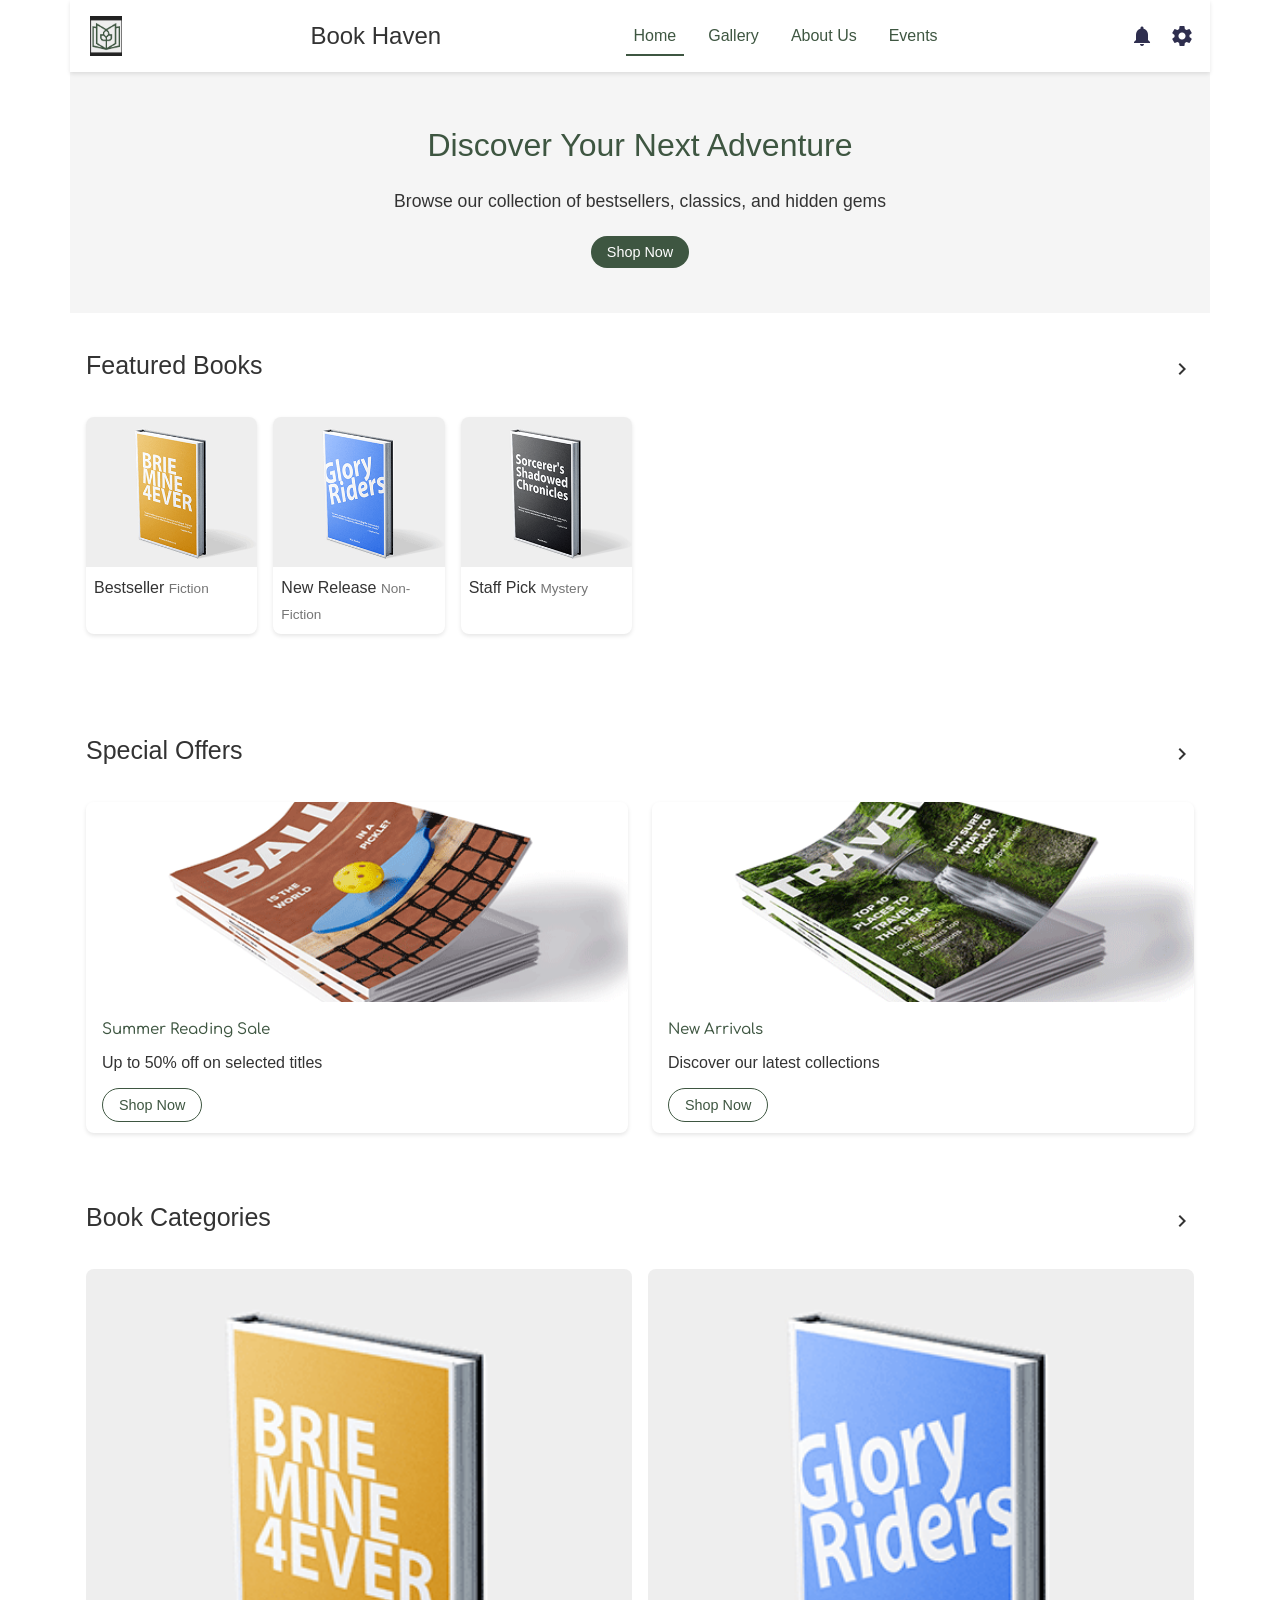
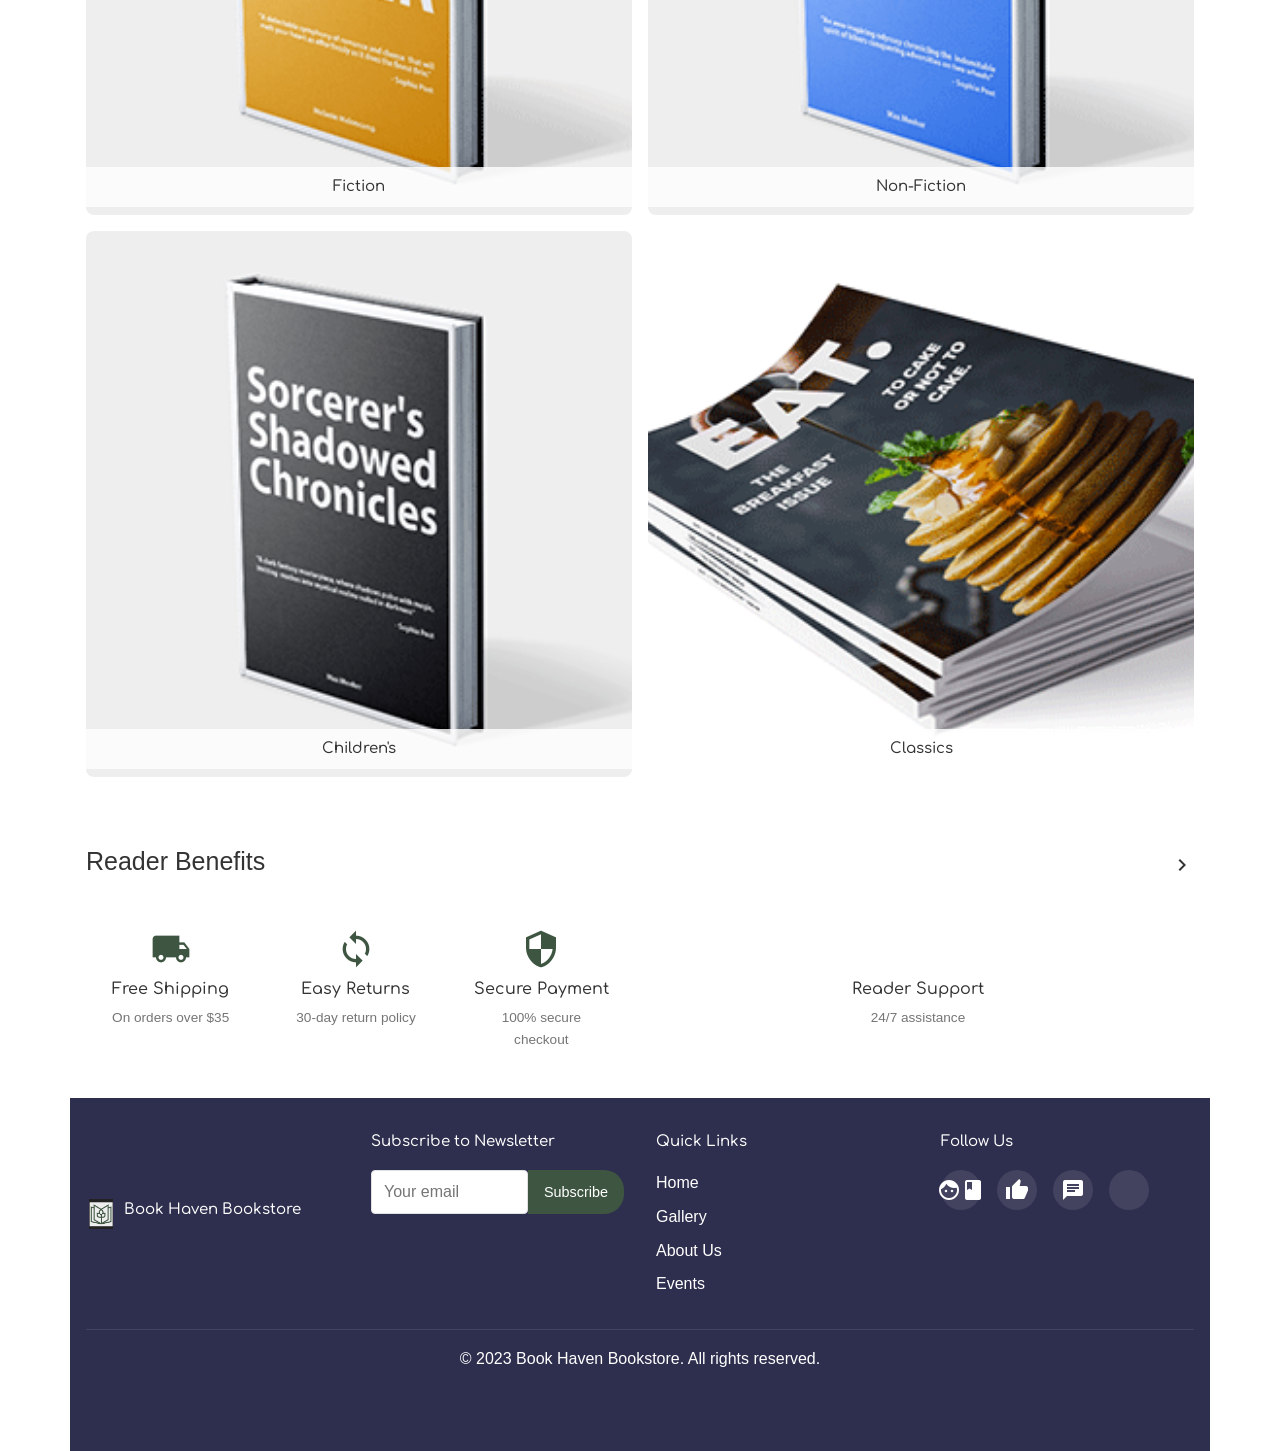
<file: index.html>
<!DOCTYPE html>
<html lang="en">
<head>
    <meta charset="UTF-8">
    <meta name="viewport" content="width=device-width, initial-scale=1.0">
    <title>Book Haven Bookstore - Home</title>
    <link href="https://fonts.googleapis.com/icon?family=Material+Icons" rel="stylesheet">
    <link href="https://fonts.googleapis.com/css2?family=Comfortaa:wght@300;400;500;700&display=swap" rel="stylesheet">
    <link rel="stylesheet" href="style.css">
</head>
<body>
    <div class="container">
        <!-- Header -->
        <header>
            <div class="logo">
                <img src="assets/logo.png" alt="Book Haven Logo" class="store-logo">
            </div>
            <div class="title">
                <h1>Book Haven</h1>
            </div>
            <nav class="main-nav">
                <ul>
                    <li class="active"><a href="index.html">Home</a></li>
                    <li><a href="gallery.html">Gallery</a></li>
                    <li><a href="about.html">About Us</a></li>
                    <li><a href="events.html">Events</a></li>
                </ul>
            </nav>
            <div class="actions">
                <span class="material-icons">notifications</span>
                <span class="material-icons">settings</span>
            </div>
        </header>
        
        <!-- Hero Section -->
        <section class="hero">
            <div class="hero-content">
                <h2>Discover Your Next Adventure</h2>
                <p>Browse our collection of bestsellers, classics, and hidden gems</p>
                <a href="gallery.html" class="primary-button">Shop Now</a>
            </div>
        </section>
        
        <!-- Featured Books -->
        <section class="section">
            <div class="section-header">
                <h2>Featured Books</h2>
                <span class="material-icons">chevron_right</span>
            </div>
            
            <div class="item-grid">
                <div class="item">
                    <div class="item-image">
                        <img src="assets/Client3_Book1.png" alt="Bestseller Book">
                    </div>
                    <div class="item-info">
                        <span class="title">Bestseller</span>
                        <span class="item-tag">Fiction</span>
                    </div>
                </div>
                <div class="item">
                    <div class="item-image">
                        <img src="assets/Client3_Book2.png" alt="New Release Book">
                    </div>
                    <div class="item-info">
                        <span class="title">New Release</span>
                        <span class="item-tag">Non-Fiction</span>
                    </div>
                </div>
                <div class="item">
                    <div class="item-image">
                        <img src="assets/Client3_Book3.png" alt="Staff Pick Book">
                    </div>
                    <div class="item-info">
                        <span class="title">Staff Pick</span>
                        <span class="item-tag">Mystery</span>
                    </div>
                </div>
            </div>
        </section>
        
        <!-- Special Offers -->
        <section class="section">
            <div class="section-header">
                <h2>Special Offers</h2>
                <span class="material-icons">chevron_right</span>
            </div>
            
            <div class="promo-container">
                <div class="promo-item">
                    <div class="promo-image">
                        <img src="assets/Client3_Magazine1.png" alt="Summer Reading Sale">
                    </div>
                    <div class="promo-content">
                        <h3>Summer Reading Sale</h3>
                        <p>Up to 50% off on selected titles</p>
                        <a href="gallery.html" class="secondary-button">Shop Now</a>
                    </div>
                </div>
                
                <div class="promo-item">
                    <div class="promo-image">
                        <img src="assets/Client3_Magazine2.png" alt="New Arrivals">
                    </div>
                    <div class="promo-content">
                        <h3>New Arrivals</h3>
                        <p>Discover our latest collections</p>
                        <a href="gallery.html" class="secondary-button">Shop Now</a>
                    </div>
                </div>
            </div>
        </section>
        
        <!-- Book Categories -->
        <section class="section">
            <div class="section-header">
                <h2>Book Categories</h2>
                <span class="material-icons">chevron_right</span>
            </div>
            
            <div class="category-grid">
                <div class="category-item">
                    <div class="category-image">
                        <img src="assets/Client3_Book1.png" alt="Fiction Books">
                    </div>
                    <h3>Fiction</h3>
                </div>
                <div class="category-item">
                    <div class="category-image">
                        <img src="assets/Client3_Book2.png" alt="Non-Fiction Books">
                    </div>
                    <h3>Non-Fiction</h3>
                </div>
                <div class="category-item">
                    <div class="category-image">
                        <img src="assets/Client3_Book3.png" alt="Children's Books">
                    </div>
                    <h3>Children's</h3>
                </div>
                <div class="category-item">
                    <div class="category-image">
                        <img src="assets/Client3_Magazine3.png" alt="Classic Books">
                    </div>
                    <h3>Classics</h3>
                </div>
            </div>
        </section>
        
        <!-- Reader Benefits -->
        <section class="section">
            <div class="section-header">
                <h2>Reader Benefits</h2>
                <span class="material-icons">chevron_right</span>
            </div>
            
            <div class="perks-container">
                <div class="perk-item">
                    <span class="material-icons perk-icon">local_shipping</span>
                    <h3>Free Shipping</h3>
                    <p>On orders over $35</p>
                </div>
                <div class="perk-item">
                    <span class="material-icons perk-icon">loop</span>
                    <h3>Easy Returns</h3>
                    <p>30-day return policy</p>
                </div>
                <div class="perk-item">
                    <span class="material-icons perk-icon">security</span>
                    <h3>Secure Payment</h3>
                    <p>100% secure checkout</p>
                </div>
                <div class="perk-item">
                    <span class="material-icons perk-icon">support_agent</span>
                    <h3>Reader Support</h3>
                    <p>24/7 assistance</p>
                </div>
            </div>
        </section>
        
        <!-- Footer -->
        <footer>
            <div class="footer-content">
                <div class="footer-logo">
                    <img src="assets/logo.png" alt="Book Haven Logo" class="footer-logo-img">
                    <h3>Book Haven Bookstore</h3>
                </div>
                
                <div class="footer-newsletter">
                    <h3>Subscribe to Newsletter</h3>
                    <form id="newsletter-form">
                        <div class="form-group">
                            <input type="email" placeholder="Your email" required>
                            <button type="submit" class="primary-button">Subscribe</button>
                        </div>
                    </form>
                </div>
                
                <div class="footer-links">
                    <h3>Quick Links</h3>
                    <ul>
                        <li><a href="index.html">Home</a></li>
                        <li><a href="gallery.html">Gallery</a></li>
                        <li><a href="about.html">About Us</a></li>
                        <li><a href="events.html">Events</a></li>
                    </ul>
                </div>
                
                <div class="footer-social">
                    <h3>Follow Us</h3>
                    <div class="social-icons">
                        <a href="#" class="social-icon">
                            <span class="material-icons">facebook</span>
                        </a>
                        <a href="#" class="social-icon">
                            <span class="material-icons">thumb_up</span>
                        </a>
                        <a href="#" class="social-icon">
                            <span class="material-icons">chat</span>
                        </a>
                        <a href="#" class="social-icon">
                            <span class="material-icons">alternate_email</span>
                        </a>
                    </div>
                </div>
            </div>
            
            <div class="footer-bottom">
                <p>&copy; 2023 Book Haven Bookstore. All rights reserved.</p>
            </div>
        </footer>
        
        <!-- Mobile Navigation -->
        <nav class="bottom-nav">
            <a href="index.html" class="nav-item active">
                <span class="material-icons">home</span>
                <span class="label">Home</span>
            </a>
            <a href="gallery.html" class="nav-item">
                <span class="material-icons">collections</span>
                <span class="label">Gallery</span>
            </a>
            <a href="about.html" class="nav-item">
                <span class="material-icons">info</span>
                <span class="label">About</span>
            </a>
            <a href="events.html" class="nav-item">
                <span class="material-icons">event</span>
                <span class="label">Events</span>
            </a>
        </nav>
    </div>
    <script src="script.js"></script>
</body>
</html>
</file>
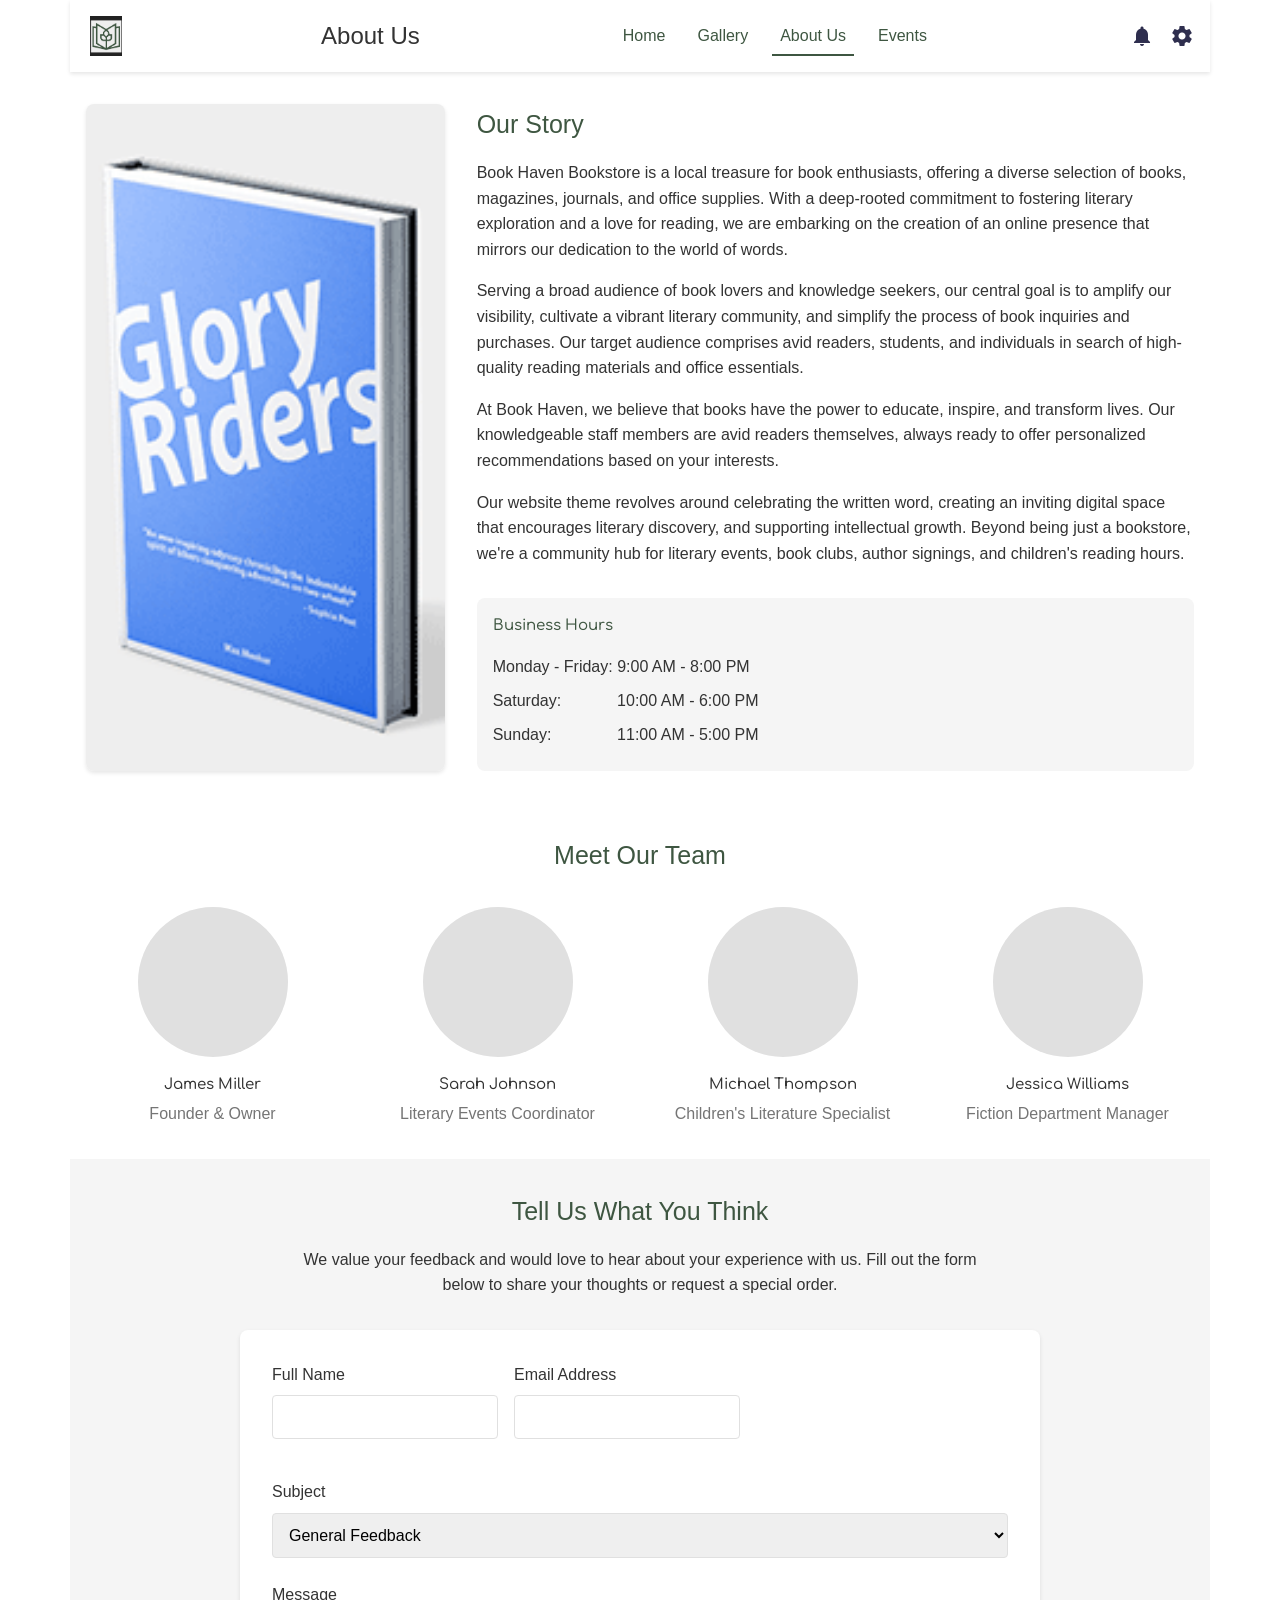
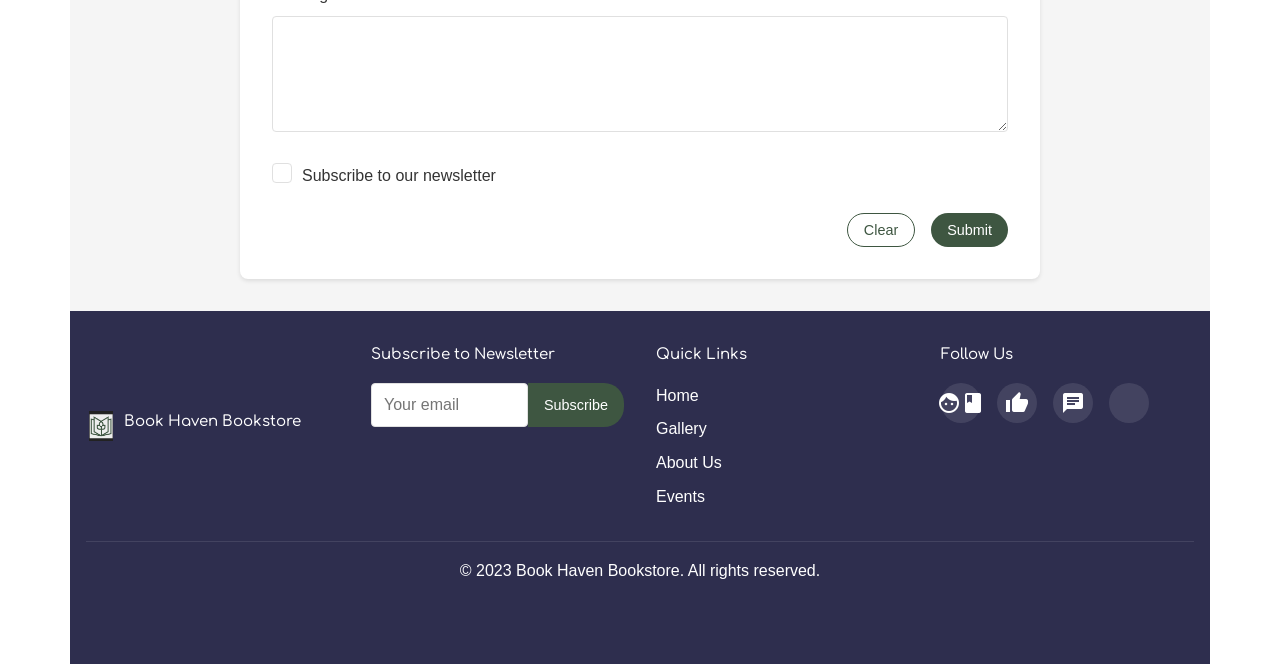
<file: about.html>
<!DOCTYPE html>
<html lang="en">
<head>
    <meta charset="UTF-8">
    <meta name="viewport" content="width=device-width, initial-scale=1.0">
    <title>Book Haven Bookstore - About Us</title>
    <link href="https://fonts.googleapis.com/icon?family=Material+Icons" rel="stylesheet">
    <link href="https://fonts.googleapis.com/css2?family=Comfortaa:wght@300;400;500;700&display=swap" rel="stylesheet">
    <link rel="stylesheet" href="style.css">
</head>
<body>
    <div class="container">
        <!-- Header -->
        <header>
            <div class="logo">
                <img src="assets/logo.png" alt="Book Haven Logo" class="store-logo">
            </div>
            <div class="title">
                <h1>About Us</h1>
            </div>
            <nav class="main-nav">
                <ul>
                    <li><a href="index.html">Home</a></li>
                    <li><a href="gallery.html">Gallery</a></li>
                    <li class="active"><a href="about.html">About Us</a></li>
                    <li><a href="events.html">Events</a></li>
                </ul>
            </nav>
            <div class="actions">
                <span class="material-icons">notifications</span>
                <span class="material-icons">settings</span>
            </div>
        </header>
        
        <!-- About Us Content -->
        <section class="about-content">
            <div class="about-image">
                <img src="assets/Client3_Book2.png" alt="Book Haven Store">
            </div>
            <div class="about-text">
                <h2>Our Story</h2>
                <p>Book Haven Bookstore is a local treasure for book enthusiasts, offering a diverse selection of books, magazines, journals, and office supplies. With a deep-rooted commitment to fostering literary exploration and a love for reading, we are embarking on the creation of an online presence that mirrors our dedication to the world of words.</p>
                <p>Serving a broad audience of book lovers and knowledge seekers, our central goal is to amplify our visibility, cultivate a vibrant literary community, and simplify the process of book inquiries and purchases. Our target audience comprises avid readers, students, and individuals in search of high-quality reading materials and office essentials.</p>
                <p>At Book Haven, we believe that books have the power to educate, inspire, and transform lives. Our knowledgeable staff members are avid readers themselves, always ready to offer personalized recommendations based on your interests.</p>
                <p>Our website theme revolves around celebrating the written word, creating an inviting digital space that encourages literary discovery, and supporting intellectual growth. Beyond being just a bookstore, we're a community hub for literary events, book clubs, author signings, and children's reading hours.</p>
                
                <div class="business-hours">
                    <h3>Business Hours</h3>
                    <ul>
                        <li><span>Monday - Friday:</span> 9:00 AM - 8:00 PM</li>
                        <li><span>Saturday:</span> 10:00 AM - 6:00 PM</li>
                        <li><span>Sunday:</span> 11:00 AM - 5:00 PM</li>
                    </ul>
                </div>
            </div>
        </section>
        
        <!-- Our Team Section -->
        <section class="team-section">
            <h2>Meet Our Team</h2>
            <div class="team-grid">
                <div class="team-member">
                    <div class="member-image"></div>
                    <h3>James Miller</h3>
                    <p>Founder & Owner</p>
                </div>
                <div class="team-member">
                    <div class="member-image"></div>
                    <h3>Sarah Johnson</h3>
                    <p>Literary Events Coordinator</p>
                </div>
                <div class="team-member">
                    <div class="member-image"></div>
                    <h3>Michael Thompson</h3>
                    <p>Children's Literature Specialist</p>
                </div>
                <div class="team-member">
                    <div class="member-image"></div>
                    <h3>Jessica Williams</h3>
                    <p>Fiction Department Manager</p>
                </div>
            </div>
        </section>
        
        <!-- Feedback Form -->
        <section class="feedback-section">
            <h2>Tell Us What You Think</h2>
            <p>We value your feedback and would love to hear about your experience with us. Fill out the form below to share your thoughts or request a special order.</p>
            
            <form id="feedback-form" class="form">
                <div class="form-row">
                    <div class="form-group">
                        <label for="name">Full Name</label>
                        <input type="text" id="name" name="name" required>
                    </div>
                    <div class="form-group">
                        <label for="email">Email Address</label>
                        <input type="email" id="email" name="email" required>
                    </div>
                </div>
                
                <div class="form-group">
                    <label for="subject">Subject</label>
                    <select id="subject" name="subject">
                        <option value="feedback">General Feedback</option>
                        <option value="special-order">Special Order Request</option>
                        <option value="suggestion">Book Suggestion</option>
                        <option value="other">Other</option>
                    </select>
                </div>
                
                <div class="form-group">
                    <label for="message">Message</label>
                    <textarea id="message" name="message" rows="5" required></textarea>
                </div>
                
                <div id="special-order-fields" class="hidden">
                    <h3>Special Order Details</h3>
                    <div class="form-row">
                        <div class="form-group">
                            <label for="book-type">Book Category</label>
                            <select id="book-type" name="book-type">
                                <option value="fiction">Fiction</option>
                                <option value="nonfiction">Non-Fiction</option>
                                <option value="childrens">Children's</option>
                                <option value="rare">Rare/Collector's</option>
                            </select>
                        </div>
                        <div class="form-group">
                            <label for="urgency">Urgency</label>
                            <select id="urgency" name="urgency">
                                <option value="standard">Standard (1-2 weeks)</option>
                                <option value="rush">Rush (3-5 days)</option>
                                <option value="urgent">Urgent (1-2 days)</option>
                            </select>
                        </div>
                    </div>
                    
                    <div class="form-group">
                        <label for="book-details">Book Details</label>
                        <textarea id="book-details" name="book-details" rows="3" placeholder="Title, Author, ISBN (if known), Edition, etc."></textarea>
                    </div>
                </div>
                
                <div class="form-group">
                    <label class="checkbox-container">
                        <input type="checkbox" id="subscribe" name="subscribe">
                        <span class="checkmark"></span>
                        Subscribe to our newsletter
                    </label>
                </div>
                
                <div class="form-actions">
                    <button type="reset" class="secondary-button">Clear</button>
                    <button type="submit" class="primary-button">Submit</button>
                </div>
            </form>
        </section>
        
        <!-- Footer -->
        <footer>
            <div class="footer-content">
                <div class="footer-logo">
                    <img src="assets/logo.png" alt="Book Haven Logo" class="footer-logo-img">
                    <h3>Book Haven Bookstore</h3>
                </div>
                
                <div class="footer-newsletter">
                    <h3>Subscribe to Newsletter</h3>
                    <form id="newsletter-form">
                        <div class="form-group">
                            <input type="email" placeholder="Your email" required>
                            <button type="submit" class="primary-button">Subscribe</button>
                        </div>
                    </form>
                </div>
                
                <div class="footer-links">
                    <h3>Quick Links</h3>
                    <ul>
                        <li><a href="index.html">Home</a></li>
                        <li><a href="gallery.html">Gallery</a></li>
                        <li><a href="about.html">About Us</a></li>
                        <li><a href="events.html">Events</a></li>
                    </ul>
                </div>
                
                <div class="footer-social">
                    <h3>Follow Us</h3>
                    <div class="social-icons">
                        <a href="#" class="social-icon">
                            <span class="material-icons">facebook</span>
                        </a>
                        <a href="#" class="social-icon">
                            <span class="material-icons">thumb_up</span>
                        </a>
                        <a href="#" class="social-icon">
                            <span class="material-icons">chat</span>
                        </a>
                        <a href="#" class="social-icon">
                            <span class="material-icons">alternate_email</span>
                        </a>
                    </div>
                </div>
            </div>
            
            <div class="footer-bottom">
                <p>&copy; 2023 Book Haven Bookstore. All rights reserved.</p>
            </div>
        </footer>
        
        <!-- Mobile Navigation -->
        <nav class="bottom-nav">
            <a href="index.html" class="nav-item">
                <span class="material-icons">home</span>
                <span class="label">Home</span>
            </a>
            <a href="gallery.html" class="nav-item">
                <span class="material-icons">collections</span>
                <span class="label">Gallery</span>
            </a>
            <a href="about.html" class="nav-item active">
                <span class="material-icons">info</span>
                <span class="label">About</span>
            </a>
            <a href="events.html" class="nav-item">
                <span class="material-icons">event</span>
                <span class="label">Events</span>
            </a>
        </nav>
    </div>
    <script src="script.js"></script>
</body>
</html>
</file>
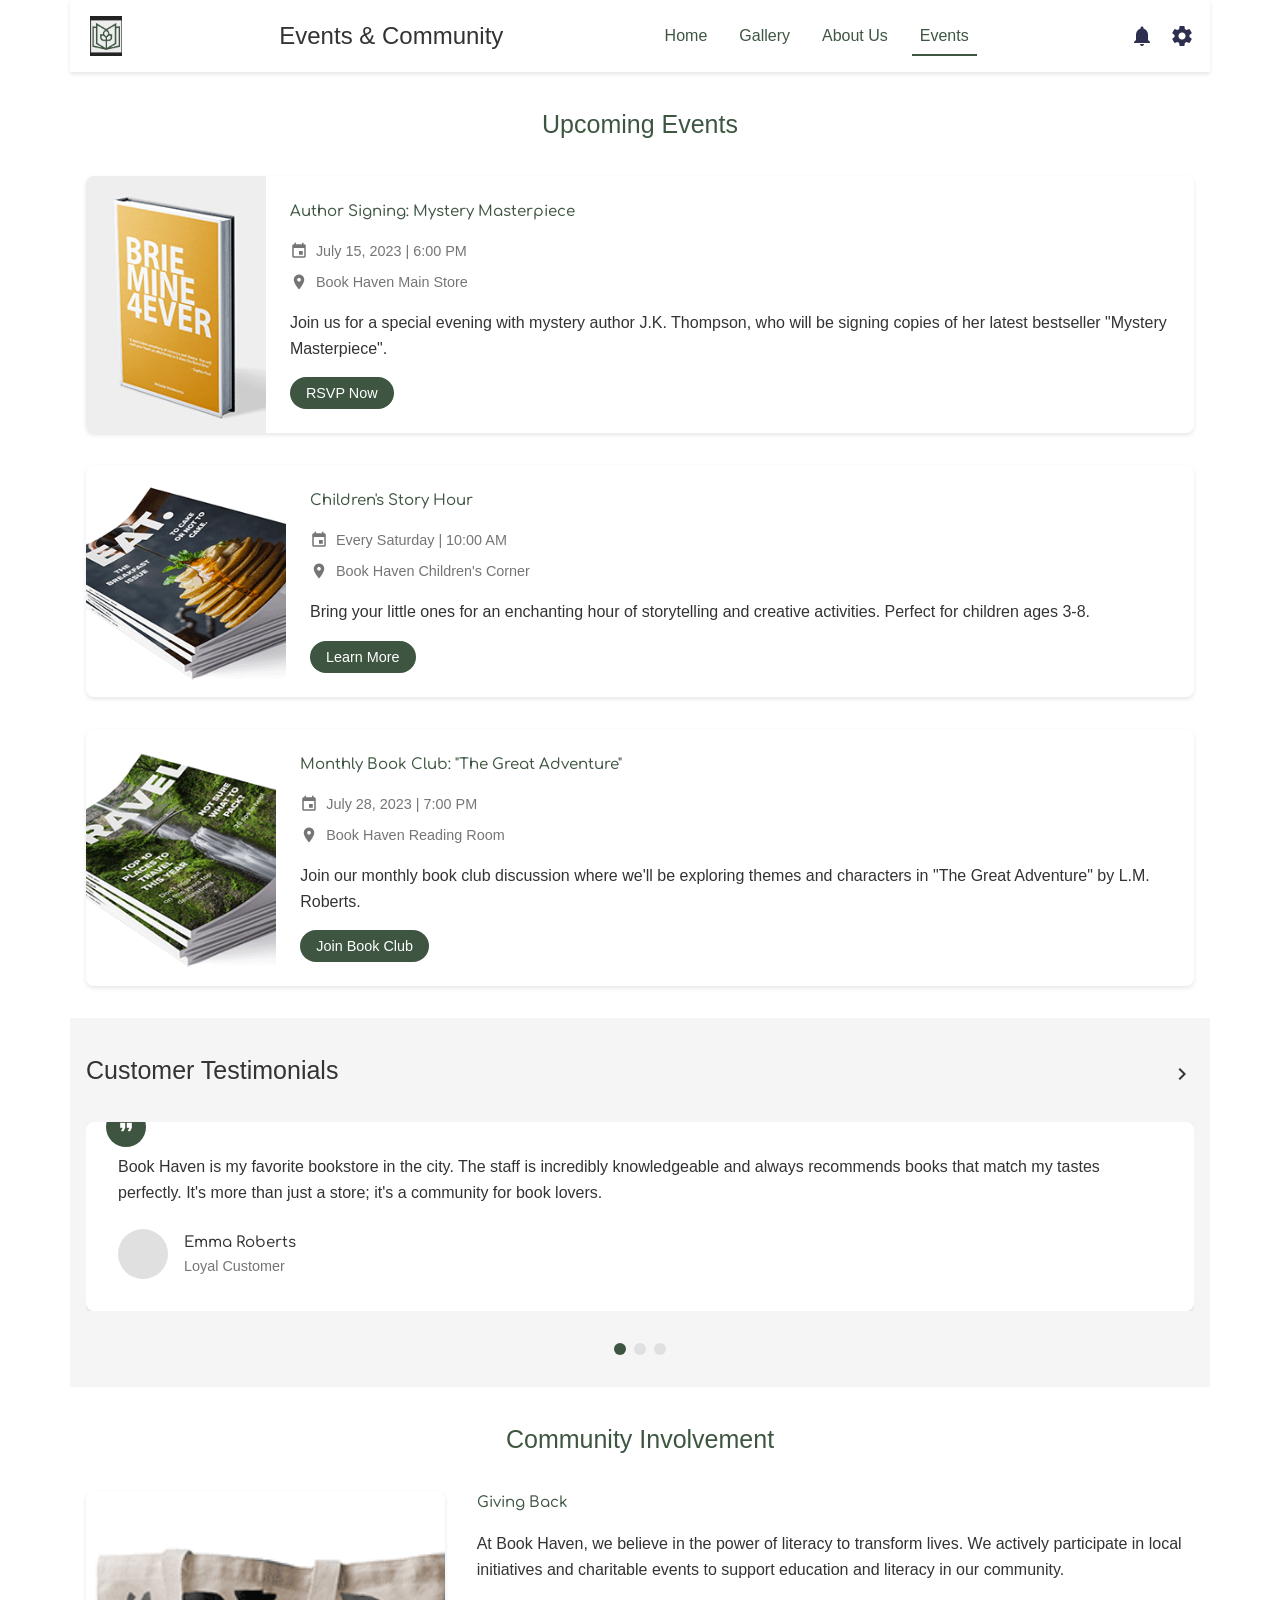
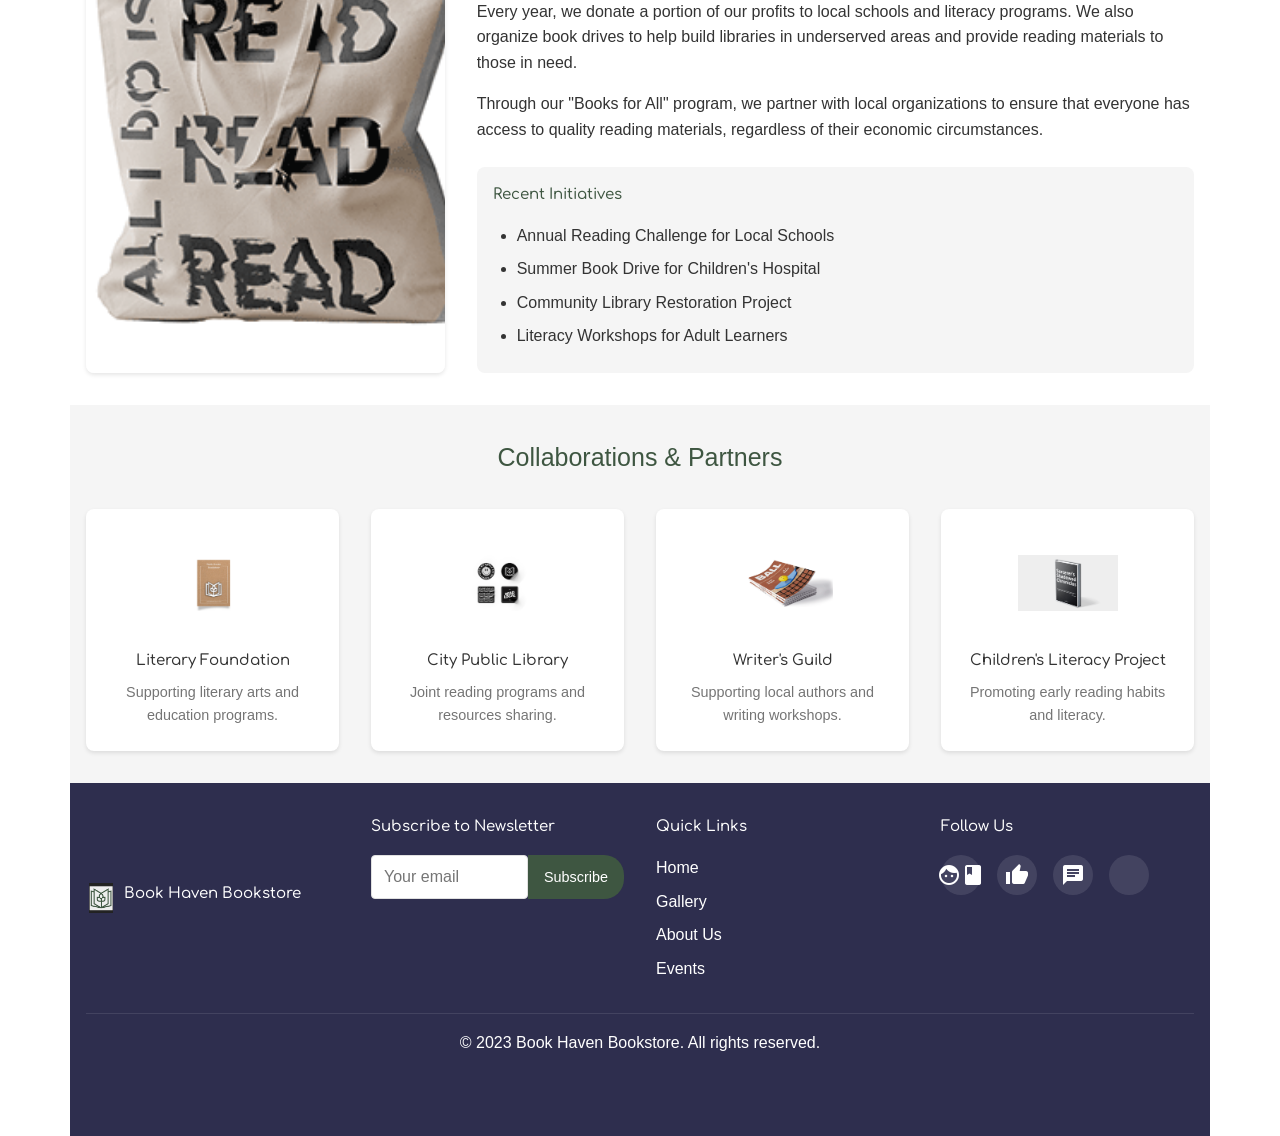
<file: events.html>
<!DOCTYPE html>
<html lang="en">
<head>
    <meta charset="UTF-8">
    <meta name="viewport" content="width=device-width, initial-scale=1.0">
    <title>Book Haven Bookstore - Events</title>
    <link href="https://fonts.googleapis.com/icon?family=Material+Icons" rel="stylesheet">
    <link href="https://fonts.googleapis.com/css2?family=Comfortaa:wght@300;400;500;700&display=swap" rel="stylesheet">
    <link rel="stylesheet" href="style.css">
</head>
<body>
    <div class="container">
        <!-- Header -->
        <header>
            <div class="logo">
                <img src="assets/logo.png" alt="Book Haven Logo" class="store-logo">
            </div>
            <div class="title">
                <h1>Events & Community</h1>
            </div>
            <nav class="main-nav">
                <ul>
                    <li><a href="index.html">Home</a></li>
                    <li><a href="gallery.html">Gallery</a></li>
                    <li><a href="about.html">About Us</a></li>
                    <li class="active"><a href="events.html">Events</a></li>
                </ul>
            </nav>
            <div class="actions">
                <span class="material-icons">notifications</span>
                <span class="material-icons">settings</span>
            </div>
        </header>
        
        <!-- Upcoming Events -->
        <section class="events-section">
            <h2>Upcoming Events</h2>
            <div class="events-list">
                <div class="event-card">
                    <div class="event-image">
                        <img src="assets/Client3_Book1.png" alt="Author Signing Event">
                    </div>
                    <div class="event-info">
                        <h3>Author Signing: Mystery Masterpiece</h3>
                        <div class="event-date">
                            <span class="material-icons">event</span>
                            <span>July 15, 2023 | 6:00 PM</span>
                        </div>
                        <div class="event-location">
                            <span class="material-icons">location_on</span>
                            <span>Book Haven Main Store</span>
                        </div>
                        <p>Join us for a special evening with mystery author J.K. Thompson, who will be signing copies of her latest bestseller "Mystery Masterpiece".</p>
                        <button class="primary-button">RSVP Now</button>
                    </div>
                </div>
                
                <div class="event-card">
                    <div class="event-image">
                        <img src="assets/Client3_Magazine3.png" alt="Children's Story Hour">
                    </div>
                    <div class="event-info">
                        <h3>Children's Story Hour</h3>
                        <div class="event-date">
                            <span class="material-icons">event</span>
                            <span>Every Saturday | 10:00 AM</span>
                        </div>
                        <div class="event-location">
                            <span class="material-icons">location_on</span>
                            <span>Book Haven Children's Corner</span>
                        </div>
                        <p>Bring your little ones for an enchanting hour of storytelling and creative activities. Perfect for children ages 3-8.</p>
                        <button class="primary-button">Learn More</button>
                    </div>
                </div>
                
                <div class="event-card">
                    <div class="event-image">
                        <img src="assets/Client3_Magazine2.png" alt="Monthly Book Club">
                    </div>
                    <div class="event-info">
                        <h3>Monthly Book Club: "The Great Adventure"</h3>
                        <div class="event-date">
                            <span class="material-icons">event</span>
                            <span>July 28, 2023 | 7:00 PM</span>
                        </div>
                        <div class="event-location">
                            <span class="material-icons">location_on</span>
                            <span>Book Haven Reading Room</span>
                        </div>
                        <p>Join our monthly book club discussion where we'll be exploring themes and characters in "The Great Adventure" by L.M. Roberts.</p>
                        <button class="primary-button">Join Book Club</button>
                    </div>
                </div>
            </div>
        </section>
        
        <!-- Testimonials -->
        <section class="section testimonials-section">
            <div class="section-header">
                <h2>Customer Testimonials</h2>
                <span class="material-icons">chevron_right</span>
            </div>
            
            <div class="testimonials-slider">
                <div class="testimonial-slide">
                    <div class="testimonial-content">
                        <div class="quote-icon">
                            <span class="material-icons">format_quote</span>
                        </div>
                        <p>Book Haven is my favorite bookstore in the city. The staff is incredibly knowledgeable and always recommends books that match my tastes perfectly. It's more than just a store; it's a community for book lovers.</p>
                        <div class="testimonial-author">
                            <div class="author-image"></div>
                            <div class="author-info">
                                <h4>Emma Roberts</h4>
                                <p>Loyal Customer</p>
                            </div>
                        </div>
                    </div>
                </div>
                
                <div class="testimonial-slide">
                    <div class="testimonial-content">
                        <div class="quote-icon">
                            <span class="material-icons">format_quote</span>
                        </div>
                        <p>I've been attending the monthly book club at Book Haven for over a year now, and it's become the highlight of my month. The discussions are thoughtful, and I've made wonderful friends who share my passion for reading.</p>
                        <div class="testimonial-author">
                            <div class="author-image"></div>
                            <div class="author-info">
                                <h4>James Johnson</h4>
                                <p>Book Club Member</p>
                            </div>
                        </div>
                    </div>
                </div>
                
                <div class="testimonial-slide">
                    <div class="testimonial-content">
                        <div class="quote-icon">
                            <span class="material-icons">format_quote</span>
                        </div>
                        <p>The children's corner at Book Haven is magical! My kids always look forward to Saturday story time. The selection of children's books is unmatched, and the staff has a special way of encouraging young readers.</p>
                        <div class="testimonial-author">
                            <div class="author-image"></div>
                            <div class="author-info">
                                <h4>Sarah Thompson</h4>
                                <p>Parent & Customer</p>
                            </div>
                        </div>
                    </div>
                </div>
            </div>
            
            <div class="slider-controls">
                <button class="slider-control" data-slide="0"></button>
                <button class="slider-control" data-slide="1"></button>
                <button class="slider-control" data-slide="2"></button>
            </div>
        </section>
        
        <!-- Community Involvement -->
        <section class="community-section">
            <h2>Community Involvement</h2>
            <div class="community-content">
                <div class="community-image">
                    <img src="assets/Client3_ToteBag.png" alt="Book Haven Community Event">
                </div>
                <div class="community-text">
                    <h3>Giving Back</h3>
                    <p>At Book Haven, we believe in the power of literacy to transform lives. We actively participate in local initiatives and charitable events to support education and literacy in our community.</p>
                    <p>Every year, we donate a portion of our profits to local schools and literacy programs. We also organize book drives to help build libraries in underserved areas and provide reading materials to those in need.</p>
                    <p>Through our "Books for All" program, we partner with local organizations to ensure that everyone has access to quality reading materials, regardless of their economic circumstances.</p>
                    
                    <div class="highlight-box">
                        <h4>Recent Initiatives</h4>
                        <ul>
                            <li>Annual Reading Challenge for Local Schools</li>
                            <li>Summer Book Drive for Children's Hospital</li>
                            <li>Community Library Restoration Project</li>
                            <li>Literacy Workshops for Adult Learners</li>
                        </ul>
                    </div>
                </div>
            </div>
        </section>
        
        <!-- Collaborations -->
        <section class="collaboration-section">
            <h2>Collaborations & Partners</h2>
            <div class="partners-grid">
                <div class="partner-card">
                    <div class="partner-logo">
                        <img src="assets/Client3_Notebook.png" alt="Literary Foundation Logo">
                    </div>
                    <h3>Literary Foundation</h3>
                    <p>Supporting literary arts and education programs.</p>
                </div>
                <div class="partner-card">
                    <div class="partner-logo">
                        <img src="assets/Client3_Stickers.png" alt="City Library Logo">
                    </div>
                    <h3>City Public Library</h3>
                    <p>Joint reading programs and resources sharing.</p>
                </div>
                <div class="partner-card">
                    <div class="partner-logo">
                        <img src="assets/Client3_Magazine1.png" alt="Writer's Guild Logo">
                    </div>
                    <h3>Writer's Guild</h3>
                    <p>Supporting local authors and writing workshops.</p>
                </div>
                <div class="partner-card">
                    <div class="partner-logo">
                        <img src="assets/Client3_Book3.png" alt="Children's Literacy Project Logo">
                    </div>
                    <h3>Children's Literacy Project</h3>
                    <p>Promoting early reading habits and literacy.</p>
                </div>
            </div>
        </section>
        
        <!-- Footer -->
        <footer>
            <div class="footer-content">
                <div class="footer-logo">
                    <img src="assets/logo.png" alt="Book Haven Logo" class="footer-logo-img">
                    <h3>Book Haven Bookstore</h3>
                </div>
                
                <div class="footer-newsletter">
                    <h3>Subscribe to Newsletter</h3>
                    <form id="newsletter-form">
                        <div class="form-group">
                            <input type="email" placeholder="Your email" required>
                            <button type="submit" class="primary-button">Subscribe</button>
                        </div>
                    </form>
                </div>
                
                <div class="footer-links">
                    <h3>Quick Links</h3>
                    <ul>
                        <li><a href="index.html">Home</a></li>
                        <li><a href="gallery.html">Gallery</a></li>
                        <li><a href="about.html">About Us</a></li>
                        <li><a href="events.html">Events</a></li>
                    </ul>
                </div>
                
                <div class="footer-social">
                    <h3>Follow Us</h3>
                    <div class="social-icons">
                        <a href="#" class="social-icon">
                            <span class="material-icons">facebook</span>
                        </a>
                        <a href="#" class="social-icon">
                            <span class="material-icons">thumb_up</span>
                        </a>
                        <a href="#" class="social-icon">
                            <span class="material-icons">chat</span>
                        </a>
                        <a href="#" class="social-icon">
                            <span class="material-icons">alternate_email</span>
                        </a>
                    </div>
                </div>
            </div>
            
            <div class="footer-bottom">
                <p>&copy; 2023 Book Haven Bookstore. All rights reserved.</p>
            </div>
        </footer>
        
        <!-- Mobile Navigation -->
        <nav class="bottom-nav">
            <a href="index.html" class="nav-item">
                <span class="material-icons">home</span>
                <span class="label">Home</span>
            </a>
            <a href="gallery.html" class="nav-item">
                <span class="material-icons">collections</span>
                <span class="label">Gallery</span>
            </a>
            <a href="about.html" class="nav-item">
                <span class="material-icons">info</span>
                <span class="label">About</span>
            </a>
            <a href="events.html" class="nav-item active">
                <span class="material-icons">event</span>
                <span class="label">Events</span>
            </a>
        </nav>
    </div>
    <script src="script.js"></script>
</body>
</html>
</file>
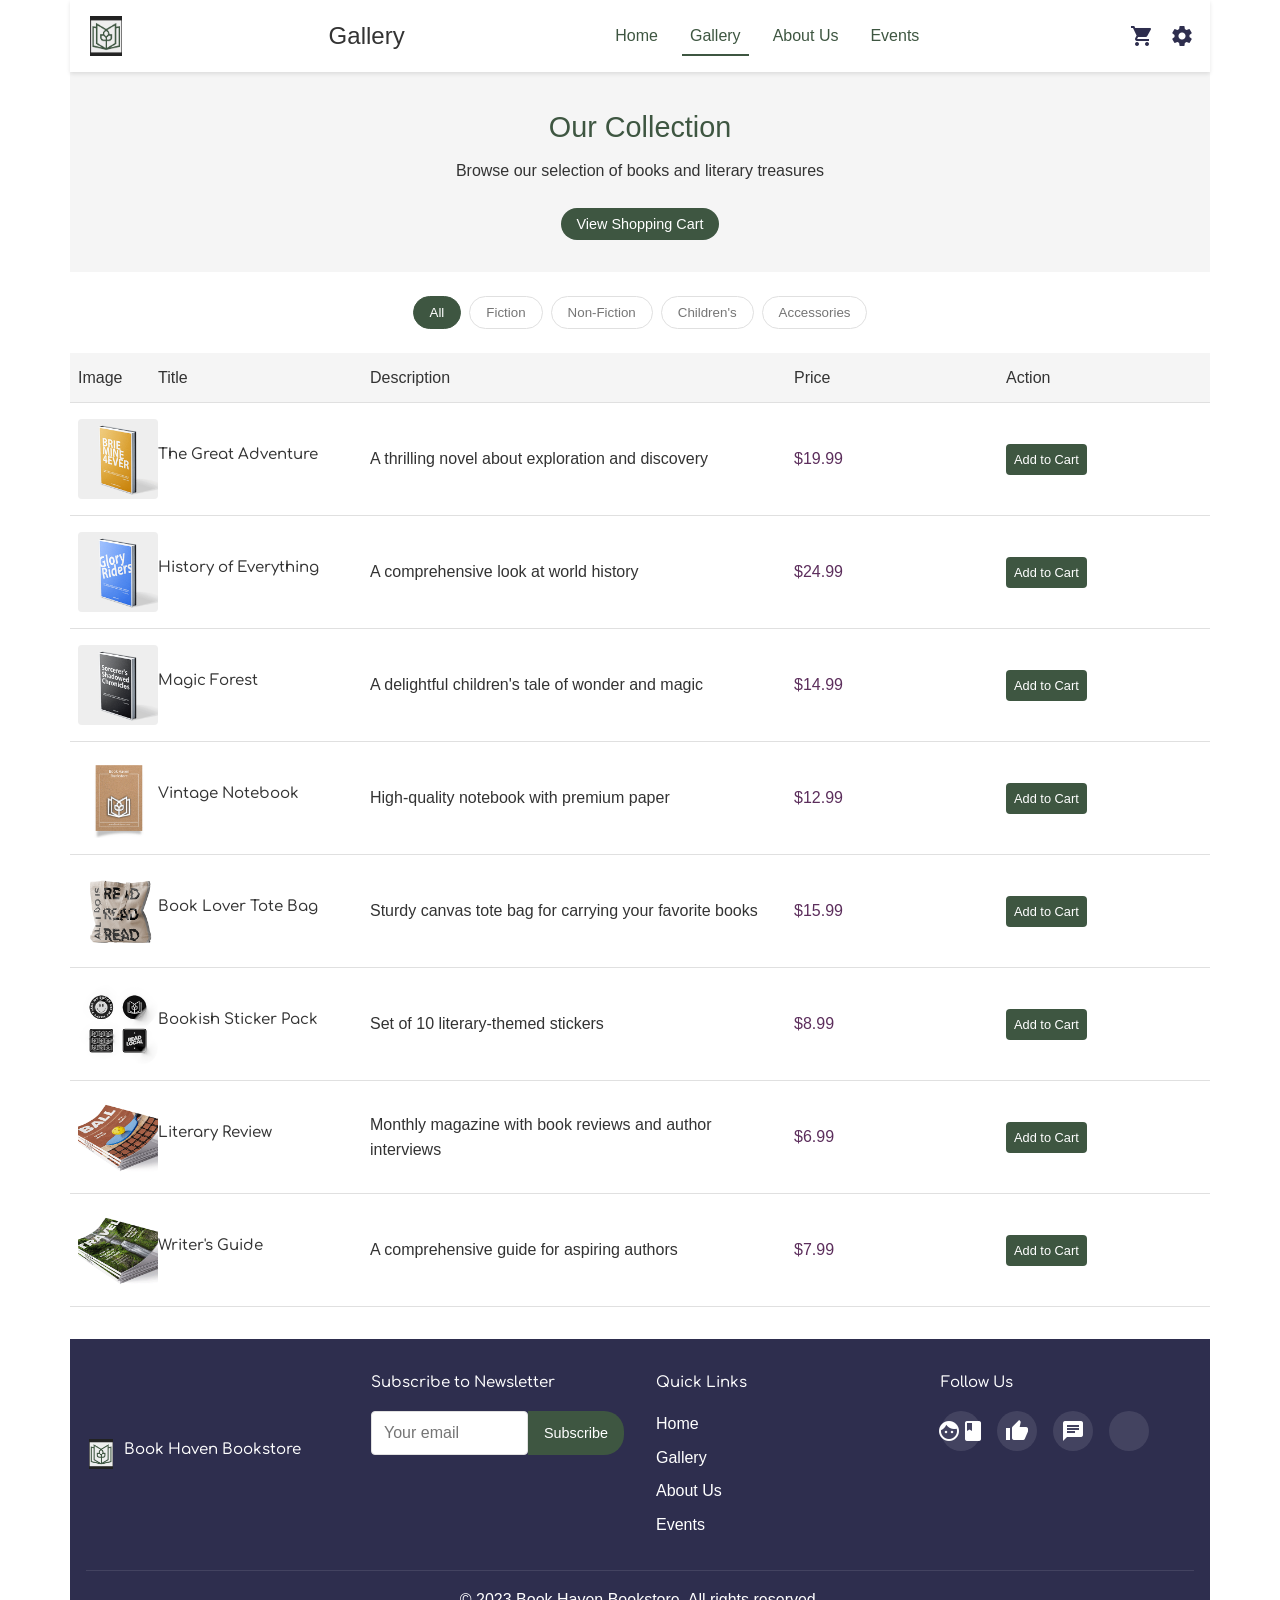
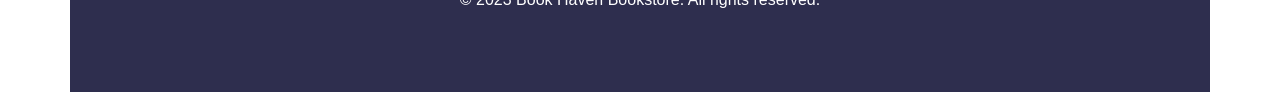
<file: gallery.html>
<!DOCTYPE html>
<html lang="en">
<head>
    <meta charset="UTF-8">
    <meta name="viewport" content="width=device-width, initial-scale=1.0">
    <title>Book Haven Bookstore - Gallery</title>
    <link href="https://fonts.googleapis.com/icon?family=Material+Icons" rel="stylesheet">
    <link href="https://fonts.googleapis.com/css2?family=Comfortaa:wght@300;400;500;700&display=swap" rel="stylesheet">
    <link rel="stylesheet" href="style.css">
</head>
<body>
    <div class="container">
        <!-- Header -->
        <header>
            <div class="logo">
                <img src="assets/logo.png" alt="Book Haven Logo" class="store-logo">
            </div>
            <div class="title">
                <h1>Gallery</h1>
            </div>
            <nav class="main-nav">
                <ul>
                    <li><a href="index.html">Home</a></li>
                    <li class="active"><a href="gallery.html">Gallery</a></li>
                    <li><a href="about.html">About Us</a></li>
                    <li><a href="events.html">Events</a></li>
                </ul>
            </nav>
            <div class="actions">
                <span class="material-icons cart-icon" id="view-cart-btn">shopping_cart</span>
                <span class="material-icons">settings</span>
            </div>
        </header>
        
        <!-- Gallery Introduction -->
        <section class="gallery-intro">
            <h2>Our Collection</h2>
            <p>Browse our selection of books and literary treasures</p>
            <button class="primary-button" id="view-cart-btn-top">View Shopping Cart</button>
        </section>
        
        <!-- Gallery Items Table -->
        <section class="gallery-items">
            <div class="gallery-filters">
                <button class="filter-btn active" data-filter="all">All</button>
                <button class="filter-btn" data-filter="fiction">Fiction</button>
                <button class="filter-btn" data-filter="nonfiction">Non-Fiction</button>
                <button class="filter-btn" data-filter="childrens">Children's</button>
                <button class="filter-btn" data-filter="accessories">Accessories</button>
            </div>
            
            <div class="items-table">
                <div class="item-row item-header">
                    <div class="item-cell">Image</div>
                    <div class="item-cell">Title</div>
                    <div class="item-cell">Description</div>
                    <div class="item-cell">Price</div>
                    <div class="item-cell">Action</div>
                </div>
                
                <!-- Item 1 -->
                <div class="item-row" data-category="fiction">
                    <div class="item-cell">
                        <div class="item-image">
                            <img src="assets/Client3_Book1.png" alt="The Great Adventure">
                        </div>
                    </div>
                    <div class="item-cell">
                        <h3>The Great Adventure</h3>
                    </div>
                    <div class="item-cell">
                        <p>A thrilling novel about exploration and discovery</p>
                    </div>
                    <div class="item-cell">
                        <p class="price">$19.99</p>
                    </div>
                    <div class="item-cell">
                        <button class="add-to-cart-btn" data-id="1" data-name="The Great Adventure" data-price="19.99">Add to Cart</button>
                    </div>
                </div>
                
                <!-- Item 2 -->
                <div class="item-row" data-category="nonfiction">
                    <div class="item-cell">
                        <div class="item-image">
                            <img src="assets/Client3_Book2.png" alt="History of Everything">
                        </div>
                    </div>
                    <div class="item-cell">
                        <h3>History of Everything</h3>
                    </div>
                    <div class="item-cell">
                        <p>A comprehensive look at world history</p>
                    </div>
                    <div class="item-cell">
                        <p class="price">$24.99</p>
                    </div>
                    <div class="item-cell">
                        <button class="add-to-cart-btn" data-id="2" data-name="History of Everything" data-price="24.99">Add to Cart</button>
                    </div>
                </div>
                
                <!-- Item 3 -->
                <div class="item-row" data-category="childrens">
                    <div class="item-cell">
                        <div class="item-image">
                            <img src="assets/Client3_Book3.png" alt="Magic Forest">
                        </div>
                    </div>
                    <div class="item-cell">
                        <h3>Magic Forest</h3>
                    </div>
                    <div class="item-cell">
                        <p>A delightful children's tale of wonder and magic</p>
                    </div>
                    <div class="item-cell">
                        <p class="price">$14.99</p>
                    </div>
                    <div class="item-cell">
                        <button class="add-to-cart-btn" data-id="3" data-name="Magic Forest" data-price="14.99">Add to Cart</button>
                    </div>
                </div>
                
                <!-- Item 4 -->
                <div class="item-row" data-category="accessories">
                    <div class="item-cell">
                        <div class="item-image">
                            <img src="assets/Client3_Notebook.png" alt="Vintage Notebook">
                        </div>
                    </div>
                    <div class="item-cell">
                        <h3>Vintage Notebook</h3>
                    </div>
                    <div class="item-cell">
                        <p>High-quality notebook with premium paper</p>
                    </div>
                    <div class="item-cell">
                        <p class="price">$12.99</p>
                    </div>
                    <div class="item-cell">
                        <button class="add-to-cart-btn" data-id="4" data-name="Vintage Notebook" data-price="12.99">Add to Cart</button>
                    </div>
                </div>
                
                <!-- Item 5 -->
                <div class="item-row" data-category="accessories">
                    <div class="item-cell">
                        <div class="item-image">
                            <img src="assets/Client3_ToteBag.png" alt="Book Lover Tote Bag">
                        </div>
                    </div>
                    <div class="item-cell">
                        <h3>Book Lover Tote Bag</h3>
                    </div>
                    <div class="item-cell">
                        <p>Sturdy canvas tote bag for carrying your favorite books</p>
                    </div>
                    <div class="item-cell">
                        <p class="price">$15.99</p>
                    </div>
                    <div class="item-cell">
                        <button class="add-to-cart-btn" data-id="5" data-name="Book Lover Tote Bag" data-price="15.99">Add to Cart</button>
                    </div>
                </div>
                
                <!-- Item 6 -->
                <div class="item-row" data-category="accessories">
                    <div class="item-cell">
                        <div class="item-image">
                            <img src="assets/Client3_Stickers.png" alt="Bookish Sticker Pack">
                        </div>
                    </div>
                    <div class="item-cell">
                        <h3>Bookish Sticker Pack</h3>
                    </div>
                    <div class="item-cell">
                        <p>Set of 10 literary-themed stickers</p>
                    </div>
                    <div class="item-cell">
                        <p class="price">$8.99</p>
                    </div>
                    <div class="item-cell">
                        <button class="add-to-cart-btn" data-id="6" data-name="Bookish Sticker Pack" data-price="8.99">Add to Cart</button>
                    </div>
                </div>
                
                <!-- Item 7 -->
                <div class="item-row" data-category="nonfiction">
                    <div class="item-cell">
                        <div class="item-image">
                            <img src="assets/Client3_Magazine1.png" alt="Literary Review">
                        </div>
                    </div>
                    <div class="item-cell">
                        <h3>Literary Review</h3>
                    </div>
                    <div class="item-cell">
                        <p>Monthly magazine with book reviews and author interviews</p>
                    </div>
                    <div class="item-cell">
                        <p class="price">$6.99</p>
                    </div>
                    <div class="item-cell">
                        <button class="add-to-cart-btn" data-id="7" data-name="Literary Review" data-price="6.99">Add to Cart</button>
                    </div>
                </div>
                
                <!-- Item 8 -->
                <div class="item-row" data-category="nonfiction">
                    <div class="item-cell">
                        <div class="item-image">
                            <img src="assets/Client3_Magazine2.png" alt="Writer's Guide">
                        </div>
                    </div>
                    <div class="item-cell">
                        <h3>Writer's Guide</h3>
                    </div>
                    <div class="item-cell">
                        <p>A comprehensive guide for aspiring authors</p>
                    </div>
                    <div class="item-cell">
                        <p class="price">$7.99</p>
                    </div>
                    <div class="item-cell">
                        <button class="add-to-cart-btn" data-id="8" data-name="Writer's Guide" data-price="7.99">Add to Cart</button>
                    </div>
                </div>
            </div>
        </section>
        
        <!-- Shopping Cart Modal -->
        <div id="cart-modal" class="modal">
            <div class="modal-content">
                <div class="modal-header">
                    <h2>Shopping Cart</h2>
                    <span class="close-modal">&times;</span>
                </div>
                <div class="modal-body">
                    <div id="cart-items">
                        <!-- Cart items will be added here dynamically -->
                    </div>
                    <div id="cart-total">
                        <p>Total: $<span id="total-amount">0.00</span></p>
                    </div>
                </div>
                <div class="modal-footer">
                    <button id="clear-cart-btn" class="secondary-button">Clear Cart</button>
                    <button id="process-order-btn" class="primary-button">Process Order</button>
                </div>
            </div>
        </div>
        
        <!-- Footer -->
        <footer>
            <div class="footer-content">
                <div class="footer-logo">
                    <img src="assets/logo.png" alt="Book Haven Logo" class="footer-logo-img">
                    <h3>Book Haven Bookstore</h3>
                </div>
                
                <div class="footer-newsletter">
                    <h3>Subscribe to Newsletter</h3>
                    <form id="newsletter-form">
                        <div class="form-group">
                            <input type="email" placeholder="Your email" required>
                            <button type="submit" class="primary-button">Subscribe</button>
                        </div>
                    </form>
                </div>
                
                <div class="footer-links">
                    <h3>Quick Links</h3>
                    <ul>
                        <li><a href="index.html">Home</a></li>
                        <li><a href="gallery.html">Gallery</a></li>
                        <li><a href="about.html">About Us</a></li>
                        <li><a href="events.html">Events</a></li>
                    </ul>
                </div>
                
                <div class="footer-social">
                    <h3>Follow Us</h3>
                    <div class="social-icons">
                        <a href="#" class="social-icon">
                            <span class="material-icons">facebook</span>
                        </a>
                        <a href="#" class="social-icon">
                            <span class="material-icons">thumb_up</span>
                        </a>
                        <a href="#" class="social-icon">
                            <span class="material-icons">chat</span>
                        </a>
                        <a href="#" class="social-icon">
                            <span class="material-icons">alternate_email</span>
                        </a>
                    </div>
                </div>
            </div>
            
            <div class="footer-bottom">
                <p>&copy; 2023 Book Haven Bookstore. All rights reserved.</p>
            </div>
        </footer>
        
        <!-- Mobile Navigation -->
        <nav class="bottom-nav">
            <a href="index.html" class="nav-item">
                <span class="material-icons">home</span>
                <span class="label">Home</span>
            </a>
            <a href="gallery.html" class="nav-item active">
                <span class="material-icons">collections</span>
                <span class="label">Gallery</span>
            </a>
            <a href="about.html" class="nav-item">
                <span class="material-icons">info</span>
                <span class="label">About</span>
            </a>
            <a href="events.html" class="nav-item">
                <span class="material-icons">event</span>
                <span class="label">Events</span>
            </a>
        </nav>
    </div>
    <script src="script.js"></script>
</body>
</html>
</file>
<file: style.css>
/* Base styles */
* {
    margin: 0;
    padding: 0;
    box-sizing: border-box;
}

:root {
    /* Color palette from design */
    --midnight-blue: #2E2E4E;
    --royal-grape: #5C2E5C;
    --lakefront-blue: #3F5461;
    --book-worm: #3E5641;
    --romantic-red: #742C36;
    
    --primary-color: var(--book-worm);
    --secondary-color: var(--midnight-blue);
    --accent-color: var(--royal-grape);
    --text-color: #333;
    --light-gray: #f5f5f5;
    --medium-gray: #e0e0e0;
    --dark-gray: #757575;
}

body {
    font-family: 'Calibri', 'Arial', sans-serif;
    color: var(--text-color);
    background-color: #fff;
    line-height: 1.6;
    font-size: 16px;
}

.container {
    max-width: 100%;
    margin: 0 auto;
    position: relative;
    min-height: 100vh;
    display: flex;
    flex-direction: column;
}

h1, h2 {
    font-family: 'Arial', sans-serif;
    font-weight: bold;
    margin-bottom: 0.5rem;
}

h1 {
    font-size: 30px;
}

h2 {
    font-size: 25px;
}

h3, h4, h5, h6 {
    font-family: 'Comfortaa', sans-serif;
    font-weight: normal;
    font-size: 15px;
    margin-bottom: 0.5rem;
}

p {
    font-family: 'Calibri', 'Arial', sans-serif;
    font-size: 16px;
}

.body-large {
    font-family: 'Calibri', 'Arial', sans-serif;
    font-size: 20px;
}

.body-strong {
    font-family: 'Calibri', 'Arial', sans-serif;
    font-weight: bold;
    font-size: 16px;
}

.caption {
    font-family: 'Arial', sans-serif;
    font-weight: bold;
    font-size: 11px;
}

.container {
    max-width: 100%;
    margin: 0 auto;
    position: relative;
    min-height: 100vh;
    display: flex;
    flex-direction: column;
}

h1, h2, h3, h4, h5, h6 {
    font-weight: 500;
    margin-bottom: 0.5rem;
}

a {
    text-decoration: none;
    color: var(--primary-color);
}

ul {
    list-style: none;
}

img {
    max-width: 100%;
    height: auto;
}

button {
    cursor: pointer;
}

.primary-button {
    background-color: var(--primary-color);
    color: white;
    border: none;
    border-radius: 20px;
    padding: 8px 16px;
    font-size: 0.9rem;
    transition: background-color 0.3s ease;
}

.primary-button:hover {
    background-color: #2d4230;
}

.secondary-button {
    background-color: transparent;
    color: var(--primary-color);
    border: 1px solid var(--primary-color);
    border-radius: 20px;
    padding: 8px 16px;
    font-size: 0.9rem;
    transition: background-color 0.3s ease, color 0.3s ease;
}

.secondary-button:hover {
    background-color: var(--primary-color);
    color: white;
}

.section {
    padding: 2rem 1rem;
}

.section-header {
    display: flex;
    justify-content: space-between;
    align-items: center;
    margin-bottom: 1.5rem;
}

/* Header styles */
header {
    display: flex;
    justify-content: space-between;
    align-items: center;
    padding: 1rem;
    background-color: white;
    box-shadow: 0 2px 4px rgba(0,0,0,0.1);
    position: sticky;
    top: 0;
    z-index: 100;
}

.logo {
    width: 40px;
    height: 40px;
    display: flex;
    align-items: center;
    justify-content: center;
}

.store-logo {
    width: 100%;
    height: auto;
    max-height: 40px;
    object-fit: contain;
}

.book-icon {
    width: 100%;
    height: 100%;
}

.title h1 {
    font-size: 1.5rem;
    margin-bottom: 0;
}

.main-nav {
    display: none;
}

.actions {
    display: flex;
    gap: 1rem;
}

.actions .material-icons {
    font-size: 1.5rem;
    color: var(--secondary-color);
}

/* Hero section */
.hero {
    background-color: var(--light-gray);
    padding: 3rem 1rem;
    text-align: center;
}

.hero-content h2 {
    font-size: 2rem;
    margin-bottom: 1rem;
    color: var(--primary-color);
}

.hero-content p {
    margin-bottom: 1.5rem;
    font-size: 1.1rem;
}

/* Item grid styles */
.item-grid {
    display: grid;
    grid-template-columns: repeat(auto-fill, minmax(150px, 1fr));
    gap: 1rem;
    margin-bottom: 2rem;
}

.item {
    display: flex;
    flex-direction: column;
    border-radius: 8px;
    overflow: hidden;
    box-shadow: 0 2px 4px rgba(0,0,0,0.1);
    transition: transform 0.3s ease;
    cursor: pointer;
}

.item:hover {
    transform: translateY(-5px);
}

.item-image {
    height: 150px;
    background-color: var(--medium-gray);
    display: flex;
    align-items: center;
    justify-content: center;
    overflow: hidden;
}

.item-image img {
    width: 100%;
    height: 100%;
    object-fit: cover;
}

.item-info {
    padding: 0.5rem;
}

.item-info .title {
    font-weight: 500;
    font-size: 1rem;
}

.item-tag {
    font-size: 0.85rem;
    color: var(--dark-gray);
}

/* Promo styles */
.promo-container {
    display: grid;
    grid-template-columns: 1fr;
    gap: 1.5rem;
}

.promo-item {
    display: flex;
    flex-direction: column;
    border-radius: 8px;
    overflow: hidden;
    box-shadow: 0 2px 4px rgba(0,0,0,0.1);
}

.promo-image {
    height: 200px;
    background-color: var(--medium-gray);
    display: flex;
    align-items: center;
    justify-content: center;
    overflow: hidden;
}

.promo-image img {
    width: 100%;
    height: 100%;
    object-fit: cover;
}

.promo-content {
    padding: 1rem;
}

.promo-content h3 {
    margin-bottom: 0.5rem;
    color: var(--primary-color);
}

.promo-content p {
    margin-bottom: 1rem;
}

/* Category grid */
.category-grid {
    display: grid;
    grid-template-columns: repeat(2, 1fr);
    gap: 1rem;
}

.category-item {
    position: relative;
    border-radius: 8px;
    overflow: hidden;
    aspect-ratio: 1;
}

.category-image {
    width: 100%;
    height: 100%;
    background-color: var(--medium-gray);
    display: flex;
    align-items: center;
    justify-content: center;
    overflow: hidden;
}

.category-image img {
    width: 100%;
    height: 100%;
    object-fit: cover;
}

.category-item h3 {
    position: absolute;
    bottom: 0;
    left: 0;
    right: 0;
    padding: 0.5rem;
    background-color: rgba(255, 255, 255, 0.8);
    text-align: center;
}

/* Perks section */
.perks-container {
    display: grid;
    grid-template-columns: repeat(2, 1fr);
    gap: 1rem;
}

.perk-item {
    display: flex;
    flex-direction: column;
    align-items: center;
    text-align: center;
    padding: 1rem;
}

.perk-icon {
    font-size: 2.5rem;
    color: var(--primary-color);
    margin-bottom: 0.5rem;
}

.perk-item h3 {
    font-size: 1rem;
    margin-bottom: 0.25rem;
}

.perk-item p {
    font-size: 0.85rem;
    color: var(--dark-gray);
}

/* Footer styles */
footer {
    background-color: var(--secondary-color);
    color: white;
    padding: 2rem 1rem 5rem;
    margin-top: auto;
}

.footer-content {
    display: grid;
    grid-template-columns: 1fr;
    gap: 2rem;
}

.footer-logo {
    display: flex;
    align-items: center;
    gap: 0.5rem;
}

.footer-logo-img {
    width: 30px;
    height: 30px;
    object-fit: contain;
}

.footer-logo .book-icon {
    width: 30px;
    height: 30px;
}

.footer-logo .book-icon path {
    stroke: white;
}

.footer-newsletter h3,
.footer-links h3,
.footer-social h3 {
    margin-bottom: 1rem;
}

.footer-newsletter .form-group {
    display: flex;
}

.footer-newsletter input {
    flex: 1;
    padding: 0.5rem;
    border: none;
    border-top-left-radius: 4px;
    border-bottom-left-radius: 4px;
}

.footer-newsletter button {
    border-top-left-radius: 0;
    border-bottom-left-radius: 0;
}

.footer-links ul {
    display: flex;
    flex-direction: column;
    gap: 0.5rem;
}

.footer-links a {
    color: white;
}

.social-icons {
    display: flex;
    gap: 1rem;
}

.social-icon {
    display: inline-flex;
    align-items: center;
    justify-content: center;
    width: 40px;
    height: 40px;
    background-color: rgba(255, 255, 255, 0.1);
    border-radius: 50%;
    color: white;
    transition: background-color 0.3s ease;
}

.social-icon:hover {
    background-color: rgba(255, 255, 255, 0.2);
}

.footer-bottom {
    margin-top: 2rem;
    padding-top: 1rem;
    border-top: 1px solid rgba(255, 255, 255, 0.1);
    text-align: center;
    font-size: 0.85rem;
}

/* Mobile navigation */
.bottom-nav {
    display: flex;
    justify-content: space-around;
    padding: 0.5rem 0;
    background-color: white;
    box-shadow: 0 -2px 4px rgba(0,0,0,0.1);
    position: fixed;
    bottom: 0;
    left: 0;
    right: 0;
    z-index: 90;
}

.nav-item {
    display: flex;
    flex-direction: column;
    align-items: center;
    padding: 0.5rem;
    color: var(--dark-gray);
    text-decoration: none;
}

.nav-item.active {
    color: var(--primary-color);
}

.nav-item .material-icons {
    font-size: 1.5rem;
}

.nav-item .label {
    font-size: 0.7rem;
    margin-top: 0.25rem;
}

/* Gallery page styles */
.gallery-intro {
    background-color: var(--light-gray);
    padding: 2rem 1rem;
    text-align: center;
    margin-bottom: 1.5rem;
}

.gallery-intro h2 {
    font-size: 1.8rem;
    margin-bottom: 0.5rem;
    color: var(--primary-color);
}

.gallery-intro p {
    margin-bottom: 1.5rem;
}

.gallery-filters {
    display: flex;
    flex-wrap: wrap;
    gap: 0.5rem;
    margin-bottom: 1.5rem;
    justify-content: center;
}

.filter-btn {
    padding: 0.5rem 1rem;
    border: 1px solid var(--medium-gray);
    border-radius: 30px;
    background-color: transparent;
    color: var(--dark-gray);
    transition: all 0.3s ease;
}

.filter-btn.active, .filter-btn:hover {
    background-color: var(--primary-color);
    color: white;
    border-color: var(--primary-color);
}

.items-table {
    width: 100%;
    border-collapse: collapse;
    margin-bottom: 2rem;
}

.item-row {
    display: grid;
    grid-template-columns: 60px 1fr 2fr 1fr 1fr;
    align-items: center;
    padding: 1rem 0;
    border-bottom: 1px solid var(--medium-gray);
}

.item-row.item-header {
    font-weight: 500;
    background-color: var(--light-gray);
    padding: 0.75rem 0;
}

.item-cell {
    padding: 0 0.5rem;
}

.item-cell .item-image {
    width: 60px;
    height: 60px;
    border-radius: 4px;
}

.add-to-cart-btn {
    padding: 0.5rem;
    border: none;
    border-radius: 4px;
    background-color: var(--primary-color);
    color: white;
    font-size: 0.8rem;
    transition: background-color 0.3s ease;
}

.add-to-cart-btn:hover {
    background-color: #2d4230;
}

.add-to-cart-btn.btn-pressed {
    transform: scale(0.95);
    background-color: #2d4230;
}

.price {
    font-weight: 500;
    color: var(--accent-color);
}

/* Shopping Cart styles */
.cart-icon {
    cursor: pointer;
    position: relative;
}

.modal {
    display: none;
    position: fixed;
    z-index: 999;
    left: 0;
    top: 0;
    width: 100%;
    height: 100%;
    background-color: rgba(0, 0, 0, 0.5);
}

.modal-content {
    position: relative;
    background-color: #fefefe;
    margin: 10% auto;
    padding: 0;
    border-radius: 8px;
    width: 90%;
    max-width: 600px;
    box-shadow: 0 4px 8px rgba(0, 0, 0, 0.2);
    overflow: hidden;
}

.modal-header {
    padding: 1rem;
    background-color: var(--primary-color);
    color: white;
    display: flex;
    justify-content: space-between;
    align-items: center;
}

.modal-header h2 {
    margin: 0;
    font-size: 1.5rem;
}

.close-modal {
    color: white;
    font-size: 2rem;
    font-weight: bold;
    cursor: pointer;
}

.modal-body {
    padding: 1rem;
    max-height: 400px;
    overflow-y: auto;
}

.modal-footer {
    padding: 1rem;
    background-color: var(--light-gray);
    display: flex;
    justify-content: space-between;
}

.cart-item {
    display: flex;
    justify-content: space-between;
    align-items: center;
    padding: 0.75rem 0;
    border-bottom: 1px solid var(--medium-gray);
}

.cart-item-details h4 {
    margin: 0;
    font-size: 1rem;
}

.cart-item-details p {
    color: var(--dark-gray);
    font-size: 0.9rem;
    margin: 0.25rem 0 0;
}

.cart-item-total {
    font-weight: 500;
}

.remove-item {
    background: none;
    border: none;
    color: var(--romantic-red);
    font-size: 1.5rem;
    cursor: pointer;
    padding: 0 0.5rem;
}

#cart-total {
    text-align: right;
    padding-top: 1rem;
    font-weight: 500;
    font-size: 1.1rem;
}

.empty-cart {
    text-align: center;
    color: var(--dark-gray);
    padding: 2rem 0;
}

/* Notification styles */
.notification {
    position: fixed;
    top: 20px;
    right: 20px;
    background-color: var(--primary-color);
    color: white;
    padding: 1rem;
    border-radius: 4px;
    box-shadow: 0 2px 10px rgba(0, 0, 0, 0.2);
    transform: translateX(150%);
    transition: transform 0.3s ease;
    z-index: 1000;
}

.notification.show {
    transform: translateX(0);
}

/* About page styles */
.about-content {
    display: flex;
    flex-direction: column;
    gap: 2rem;
    padding: 2rem 1rem;
}

.about-image {
    flex: 1;
    min-height: 200px;
    border-radius: 8px;
    overflow: hidden;
    box-shadow: 0 2px 4px rgba(0,0,0,0.1);
}

.about-image img {
    width: 100%;
    height: 100%;
    object-fit: cover;
}

.about-text {
    flex: 2;
}

.about-text h2 {
    color: var(--primary-color);
    margin-bottom: 1rem;
}

.about-text p {
    margin-bottom: 1rem;
}

.business-hours {
    margin-top: 2rem;
    padding: 1rem;
    background-color: var(--light-gray);
    border-radius: 8px;
}

.business-hours h3 {
    margin-bottom: 1rem;
    color: var(--primary-color);
}

.business-hours ul li {
    margin-bottom: 0.5rem;
}

.business-hours ul li span {
    font-weight: 500;
    min-width: 120px;
    display: inline-block;
}

/* Team section */
.team-section {
    padding: 2rem 1rem;
}

.team-section h2 {
    text-align: center;
    margin-bottom: 2rem;
    color: var(--primary-color);
}

.team-grid {
    display: grid;
    grid-template-columns: repeat(auto-fill, minmax(200px, 1fr));
    gap: 2rem;
}

.team-member {
    text-align: center;
}

.member-image {
    width: 150px;
    height: 150px;
    background-color: var(--medium-gray);
    border-radius: 50%;
    margin: 0 auto 1rem;
}

.team-member h3 {
    margin-bottom: 0.25rem;
}

.team-member p {
    color: var(--dark-gray);
}

/* Feedback form */
.feedback-section {
    padding: 2rem 1rem;
    background-color: var(--light-gray);
}

.feedback-section h2 {
    text-align: center;
    margin-bottom: 1rem;
    color: var(--primary-color);
}

.feedback-section > p {
    text-align: center;
    max-width: 700px;
    margin: 0 auto 2rem;
}

.form {
    max-width: 800px;
    margin: 0 auto;
    background-color: white;
    padding: 2rem;
    border-radius: 8px;
    box-shadow: 0 2px 4px rgba(0,0,0,0.1);
}

.form-row {
    display: flex;
    flex-direction: column;
    gap: 1rem;
    margin-bottom: 1rem;
}

.form-group {
    margin-bottom: 1.5rem;
}

.form-group label {
    display: block;
    margin-bottom: 0.5rem;
    font-weight: 500;
}

.form-group input,
.form-group select,
.form-group textarea {
    width: 100%;
    padding: 0.75rem;
    border: 1px solid var(--medium-gray);
    border-radius: 4px;
    font-family: inherit;
    font-size: 1rem;
}

.form-group textarea {
    resize: vertical;
    min-height: 100px;
}

.checkbox-container {
    display: flex;
    align-items: center;
    gap: 0.5rem;
    cursor: pointer;
    position: relative;
    padding-left: 30px;
}

.checkbox-container input {
    position: absolute;
    opacity: 0;
    cursor: pointer;
    height: 0;
    width: 0;
}

.checkmark {
    position: absolute;
    top: 0;
    left: 0;
    height: 20px;
    width: 20px;
    background-color: #fff;
    border: 1px solid var(--medium-gray);
    border-radius: 4px;
}

.checkbox-container:hover input ~ .checkmark {
    background-color: var(--light-gray);
}

.checkbox-container input:checked ~ .checkmark {
    background-color: var(--primary-color);
    border-color: var(--primary-color);
}

.checkmark:after {
    content: "";
    position: absolute;
    display: none;
}

.checkbox-container input:checked ~ .checkmark:after {
    display: block;
}

.checkbox-container .checkmark:after {
    left: 7px;
    top: 3px;
    width: 5px;
    height: 10px;
    border: solid white;
    border-width: 0 2px 2px 0;
    transform: rotate(45deg);
}

.form-actions {
    display: flex;
    justify-content: flex-end;
    gap: 1rem;
}

.hidden {
    display: none;
}

#special-order-fields {
    background-color: var(--light-gray);
    padding: 1.5rem;
    border-radius: 8px;
    margin-bottom: 1.5rem;
}

#special-order-fields h3 {
    margin-bottom: 1rem;
    color: var(--primary-color);
}

/* Events page styles */
.events-section {
    padding: 2rem 1rem;
}

.events-section h2 {
    text-align: center;
    margin-bottom: 2rem;
    color: var(--primary-color);
}

.events-list {
    display: flex;
    flex-direction: column;
    gap: 2rem;
}

.event-card {
    display: flex;
    flex-direction: column;
    background-color: white;
    border-radius: 8px;
    overflow: hidden;
    box-shadow: 0 2px 4px rgba(0,0,0,0.1);
}

.event-image {
    height: 200px;
    background-color: var(--medium-gray);
    overflow: hidden;
}

.event-image img {
    width: 100%;
    height: 100%;
    object-fit: cover;
}

.event-info {
    padding: 1.5rem;
}

.event-info h3 {
    margin-bottom: 1rem;
    color: var(--primary-color);
}

.event-date, .event-location {
    display: flex;
    align-items: center;
    margin-bottom: 0.5rem;
    font-size: 0.9rem;
    color: var(--dark-gray);
}

.event-date .material-icons, .event-location .material-icons {
    font-size: 1.1rem;
    margin-right: 0.5rem;
}

.event-info p {
    margin: 1rem 0;
}

/* Testimonials styles */
.testimonials-section {
    background-color: var(--light-gray);
    position: relative;
}

.testimonials-slider {
    position: relative;
    overflow: hidden;
    margin-bottom: 2rem;
}

.testimonial-slide {
    display: none;
}

.testimonial-content {
    background-color: white;
    padding: 2rem;
    border-radius: 8px;
    box-shadow: 0 2px 4px rgba(0,0,0,0.1);
    position: relative;
}

.quote-icon {
    position: absolute;
    top: -15px;
    left: 20px;
    background-color: var(--primary-color);
    color: white;
    width: 40px;
    height: 40px;
    border-radius: 50%;
    display: flex;
    align-items: center;
    justify-content: center;
}

.quote-icon .material-icons {
    font-size: 20px;
}

.testimonial-author {
    display: flex;
    align-items: center;
    margin-top: 1.5rem;
}

.author-image {
    width: 50px;
    height: 50px;
    border-radius: 50%;
    background-color: var(--medium-gray);
    margin-right: 1rem;
}

.author-info h4 {
    margin: 0;
}

.author-info p {
    color: var(--dark-gray);
    font-size: 0.9rem;
    margin: 0;
}

.slider-controls {
    display: flex;
    justify-content: center;
    gap: 0.5rem;
}

.slider-control {
    width: 12px;
    height: 12px;
    border-radius: 50%;
    background-color: var(--medium-gray);
    border: none;
    padding: 0;
    cursor: pointer;
}

.slider-control.active {
    background-color: var(--primary-color);
}

/* Community section */
.community-section {
    padding: 2rem 1rem;
}

.community-section h2 {
    text-align: center;
    margin-bottom: 2rem;
    color: var(--primary-color);
}

.community-content {
    display: flex;
    flex-direction: column;
    gap: 2rem;
}

.community-image {
    flex: 1;
    min-height: 200px;
    border-radius: 8px;
    overflow: hidden;
    box-shadow: 0 2px 4px rgba(0,0,0,0.1);
}

.community-image img {
    width: 100%;
    height: 100%;
    object-fit: cover;
}

.community-text {
    flex: 2;
}

.community-text h3 {
    color: var(--primary-color);
    margin-bottom: 1rem;
}

.community-text p {
    margin-bottom: 1rem;
}

.highlight-box {
    margin-top: 1.5rem;
    padding: 1rem;
    background-color: var(--light-gray);
    border-radius: 8px;
}

.highlight-box h4 {
    margin-bottom: 1rem;
    color: var(--primary-color);
}

.highlight-box ul {
    list-style: disc;
    padding-left: 1.5rem;
}

.highlight-box ul li {
    margin-bottom: 0.5rem;
}

/* Collaboration section */
.collaboration-section {
    padding: 2rem 1rem;
    background-color: var(--light-gray);
}

.collaboration-section h2 {
    text-align: center;
    margin-bottom: 2rem;
    color: var(--primary-color);
}

.partners-grid {
    display: grid;
    grid-template-columns: repeat(auto-fill, minmax(200px, 1fr));
    gap: 2rem;
}

.partner-card {
    background-color: white;
    padding: 1.5rem;
    border-radius: 8px;
    text-align: center;
    box-shadow: 0 2px 4px rgba(0,0,0,0.1);
}

.partner-logo {
    width: 100px;
    height: 100px;
    margin: 0 auto 1rem;
    display: flex;
    align-items: center;
    justify-content: center;
}

.partner-logo img {
    max-width: 100%;
    max-height: 100%;
    object-fit: contain;
}

.partner-card h3 {
    margin-bottom: 0.5rem;
}

.partner-card p {
    color: var(--dark-gray);
    font-size: 0.9rem;
}

/* Responsive styles */
@media (min-width: 576px) {
    .container {
        max-width: 540px;
    }
    
    .item-row {
        grid-template-columns: 80px 1fr 2fr 1fr 1fr;
    }
    
    .item-cell .item-image {
        width: 80px;
        height: 80px;
    }
}

@media (min-width: 768px) {
    .container {
        max-width: 720px;
    }
    
    .main-nav {
        display: block;
    }
    
    .main-nav ul {
        display: flex;
        gap: 1rem;
    }
    
    .main-nav a {
        padding: 0.5rem;
        font-weight: 500;
    }
    
    .main-nav a:hover {
        color: var(--accent-color);
    }
    
    .main-nav .active a {
        color: var(--primary-color);
        position: relative;
    }
    
    .main-nav .active a::after {
        content: '';
        position: absolute;
        bottom: -4px;
        left: 0;
        right: 0;
        height: 2px;
        background-color: var(--primary-color);
    }
    
    .bottom-nav {
        display: none;
    }
    
    .promo-container {
        grid-template-columns: repeat(2, 1fr);
    }
    
    .perks-container {
        grid-template-columns: repeat(4, 1fr);
    }
    
    .footer-content {
        grid-template-columns: repeat(2, 1fr);
    }
    
    .about-content, .community-content {
        flex-direction: row;
    }
    
    .form-row {
        flex-direction: row;
    }
    
    .event-card {
        flex-direction: row;
    }
    
    .event-image {
        width: 200px;
        height: auto;
    }
}

@media (min-width: 992px) {
    .container {
        max-width: 960px;
    }
    
    .footer-content {
        grid-template-columns: repeat(4, 1fr);
    }
}

@media (min-width: 1200px) {
    .container {
        max-width: 1140px;
    }
}
</file>
